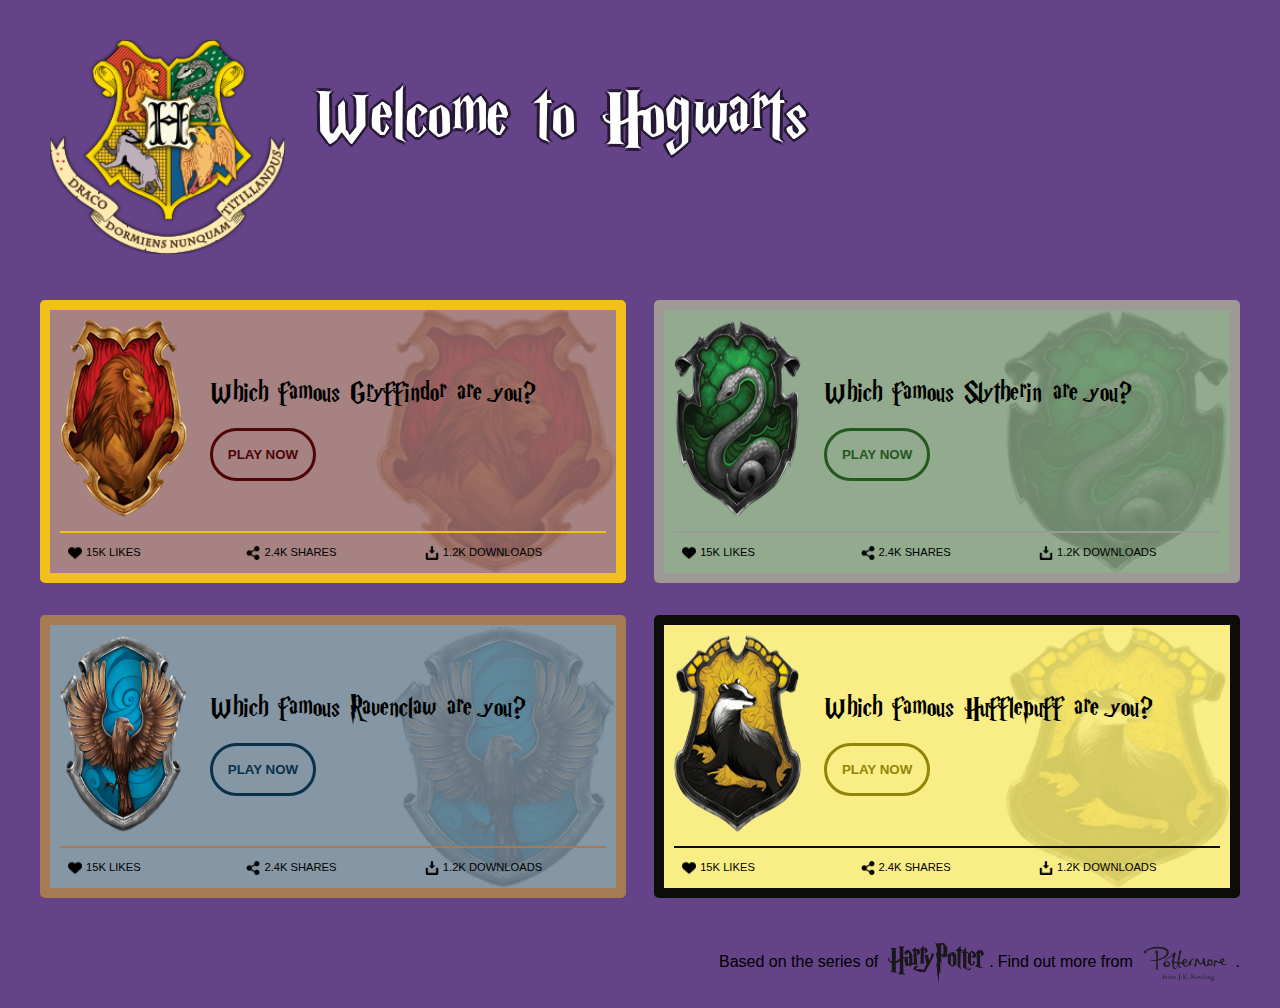
<file: index.html>
<!DOCTYPE html>
<html>
  <head>
    <link rel="stylesheet" href="fonts/stylesheet.css">
    <link rel="stylesheet" href="css/main.css">
    <meta charset="utf-8">
    <title>Hogwarts House Cards</title>
    <meta name="viewport" content="width=device-width, initial-scale=1">
  </head>
  <body>
    <div class="container">
      <div class="header">
        <a href="#">
          <div class="logo">
            <img src="img/hogwarts.png" alt="" />
          </div>
          <h1>Welcome to Hogwarts</h1>
        </a>
      </div>
      <div class="wrapper">
        <div class="card-wrapper">
          <div class="gryffindor card">
            <div class="trans-bg">
              <div class="card-main">
                <img src="img/gryffindor.png" class="crest"  alt="" />
                <div class="card-text">
                  <h1>Which famous Gryffindor are you?</h1>
                  <button type="button" name="button"><a href="#">PLAY NOW</a></button>
                </div>
              </div>
              <div class="card-footer">
                <div class="like">
                  <img src="img/like.png" alt="" />
                  <h4>15K LIKES</h4>
                </div>
                <div class="share">
                  <img src="img/share.png" alt="" />
                  <h4>2.4K SHARES</h4>
                </div>
                <div class="downloads">
                  <img src="img/download.png" alt="" />
                  <h4>1.2K DOWNLOADS</h4>
                </div>
              </div>
            </div>
          </div><!--End of gryffindor-->
          <div class="slytherin card">
            <div class="trans-bg">
              <div class="card-main">
                <img src="img/slytherin.png" class="crest"  alt="" />
                <div class="card-text">
                  <h1>Which famous Slytherin are you?</h1>
                  <button type="button" name="button"><a href="#">PLAY NOW</a></button>
                </div>
              </div>
              <div class="card-footer">
                <div class="like">
                  <img src="img/like.png" alt="" />
                  <h4>15K LIKES</h4>
                </div>
                <div class="share">
                  <img src="img/share.png" alt="" />
                  <h4>2.4K SHARES</h4>
                </div>
                <div class="downloads">
                  <img src="img/download.png" alt="" />
                  <h4>1.2K DOWNLOADS</h4>
                </div>
              </div>
            </div>
          </div><!--End of slytherin-->
        </div><!--End of card-wrapper-->
        <div class="card-wrapper">
          <div class="ravenclaw card">
            <div class="trans-bg">
              <div class="card-main">
                <img src="img/ravenclaw.png" class="crest" alt="" />
                <div class="card-text">
                  <h1>Which famous Ravenclaw are you?</h1>
                  <button type="button" name="button"><a href="#">PLAY NOW</a></button>
                </div>
              </div>
              <div class="card-footer">
                <div class="like">
                  <img src="img/like.png" alt="" />
                  <h4>15K LIKES</h4>
                </div>
                <div class="share">
                  <img src="img/share.png" alt="" />
                  <h4>2.4K SHARES</h4>
                </div>
                <div class="downloads">
                  <img src="img/download.png" alt="" />
                  <h4>1.2K DOWNLOADS</h4>
                </div>
              </div>
            </div>
          </div><!--End of ravenclaw-->
          <div class="hufflepuff card">
            <div class="trans-bg">
              <div class="card-main">
                <img src="img/hufflepuff.png" class="crest"  alt="" />
                <div class="card-text">
                  <h1>Which famous Hufflepuff are you?</h1>
                  <button type="button" name="button"><a href="#">PLAY NOW</a></button>
                </div>
              </div>
              <div class="card-footer">
                <div class="like">
                  <img src="img/like.png" alt="" />
                  <h4>15K LIKES</h4>
                </div>
                <div class="share">
                  <img src="img/share.png" alt="" />
                  <h4>2.4K SHARES</h4>
                </div>
                <div class="downloads">
                  <img src="img/download.png" alt="" />
                  <h4>1.2K DOWNLOADS</h4>
                </div>
              </div>
            </div>
          </div><!--End of hufflepuff-->
        </div><!--End of card-wrapper-->
      </div><!--End of wrapper-->
      <div class="container-footer">
        <h2>Based on the series of <a href="https://www.pottermore.com/"><img src="img/harry-potter.png" alt="" /></a>. </h2>
        <h2> Find out more from <a href="https://www.pottermore.com/"><img src="img/pottermore.png" alt="" /></a>.</h2>
      </div><!--End of container-footer-->
    </div><!--End of container-->
  </body>
</html>
</file>
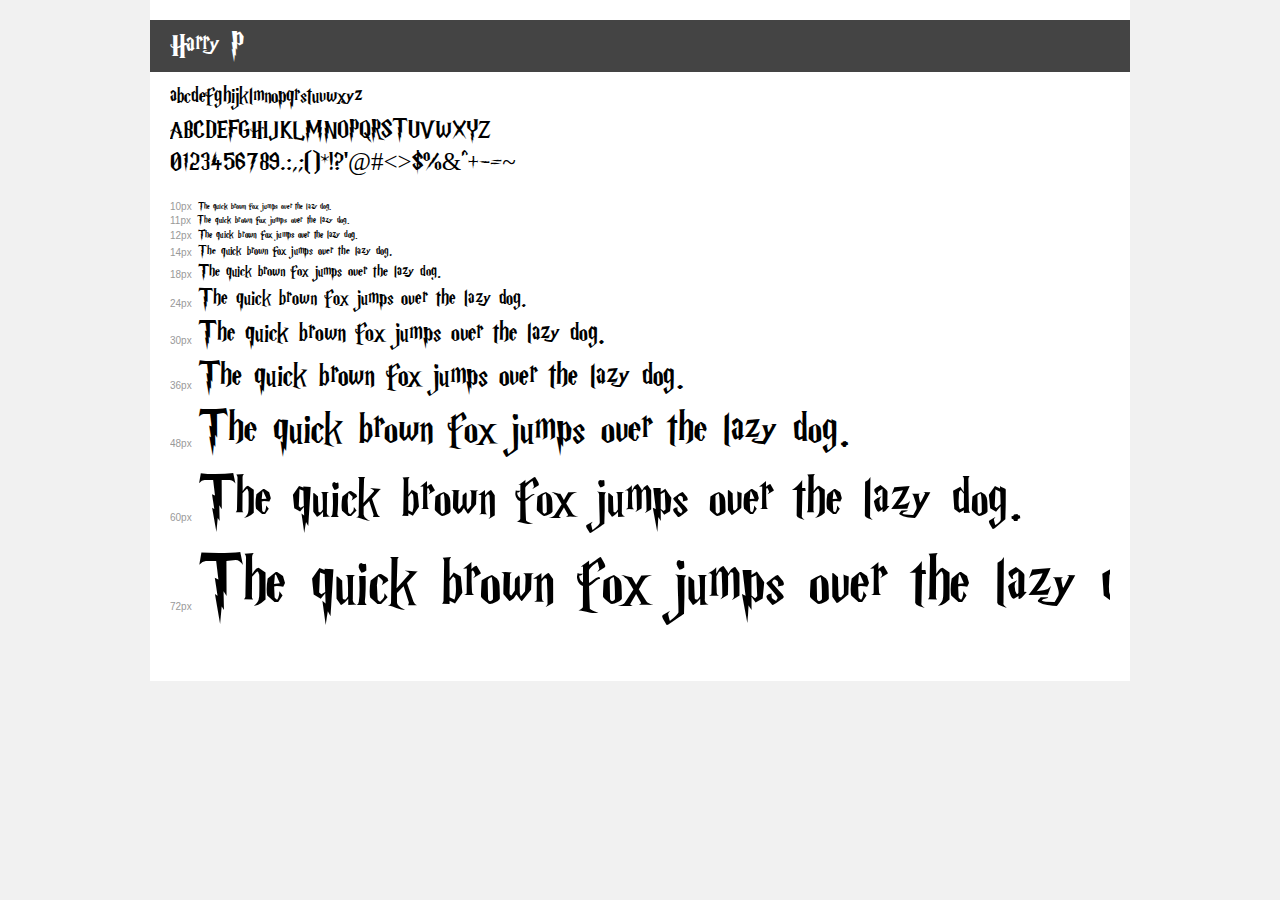
<file: fonts/demo.html>
<!DOCTYPE html>
<html>
<head>
	<meta charset="utf-8">
	<title>Transfonter demo</title>
	<link href="stylesheet.css" rel="stylesheet">
	<style>
		/*
		http://meyerweb.com/eric/tools/css/reset/
		v2.0 | 20110126
		License: none (public domain)
		*/
		html, body, div, span, applet, object, iframe,
		h1, h2, h3, h4, h5, h6, p, blockquote, pre,
		a, abbr, acronym, address, big, cite, code,
		del, dfn, em, img, ins, kbd, q, s, samp,
		small, strike, strong, sub, sup, tt, var,
		b, u, i, center,
		dl, dt, dd, ol, ul, li,
		fieldset, form, label, legend,
		table, caption, tbody, tfoot, thead, tr, th, td,
		article, aside, canvas, details, embed,
		figure, figcaption, footer, header, hgroup,
		menu, nav, output, ruby, section, summary,
		time, mark, audio, video {
			margin: 0;
			padding: 0;
			border: 0;
			font-size: 100%;
			font: inherit;
			vertical-align: baseline;
		}
		/* HTML5 display-role reset for older browsers */
		article, aside, details, figcaption, figure,
		footer, header, hgroup, menu, nav, section {
			display: block;
		}
		body {
			line-height: 1;
		}
		ol, ul {
			list-style: none;
		}
		blockquote, q {
			quotes: none;
		}
		blockquote:before, blockquote:after,
		q:before, q:after {
			content: '';
			content: none;
		}
		table {
			border-collapse: collapse;
			border-spacing: 0;
		}
		/* common styles */
		body {
			background: #f1f1f1;
			color: #000;
		}
		.page {
			background: #fff;
			width: 940px;
			margin: 0 auto;
			padding: 20px 20px 0 20px;
			overflow: hidden;
		}
		.font-container {
			overflow-x: auto;
			overflow-y: hidden;
			margin-bottom: 40px;
			line-height: 1.3;
			white-space: nowrap;
			padding-bottom: 5px;
		}
		h1 {
			position: relative;
			background: #444;
			font-size: 32px;
			color: #fff;
			padding: 10px 20px;
			margin: 0 -20px 10px -20px;
		}
		.letters {
			font-size: 25px;
			margin-bottom: 20px;
		}
		.s10:before {
			content: '10px';
		}
		.s11:before {
			content: '11px';
		}
		.s12:before {
			content: '12px';
		}
		.s14:before {
			content: '14px';
		}
		.s18:before {
			content: '18px';
		}
		.s24:before {
			content: '24px';
		}
		.s30:before {
			content: '30px';
		}
		.s36:before {
			content: '36px';
		}
		.s48:before {
			content: '48px';
		}
		.s60:before {
			content: '60px';
		}
		.s72:before {
			content: '72px';
		}
		.s10:before, .s11:before, .s12:before, .s14:before,
		.s18:before, .s24:before, .s30:before, .s36:before,
		.s48:before, .s60:before, .s72:before {
			font-family: Arial, sans-serif;
			font-size: 10px;
			font-weight: normal;
			font-style: normal;
			color: #999;
			padding-right: 6px;
		}
		/* fonts demo styles */
		.demo-0 {
			font-family: 'Harry P';
			font-weight: normal;
			font-style: normal;
		}
	</style>
</head>
<body>
<div class="page">
	<div class="demo-0">
		<h1>Harry P</h1>
		<div class="font-container">
			<p class="letters">
				abcdefghijklmnopqrstuvwxyz <br />
				ABCDEFGHIJKLMNOPQRSTUVWXYZ <br />				0123456789.:,;()*!?'@#<>$%&^+-=~
			</p>
			<p class="s10" style="font-size: 10px;">The quick brown fox jumps over the lazy dog.</p>
			<p class="s11" style="font-size: 11px;">The quick brown fox jumps over the lazy dog.</p>
			<p class="s12" style="font-size: 12px;">The quick brown fox jumps over the lazy dog.</p>
			<p class="s14" style="font-size: 14px;">The quick brown fox jumps over the lazy dog.</p>
			<p class="s18" style="font-size: 18px;">The quick brown fox jumps over the lazy dog.</p>
			<p class="s24" style="font-size: 24px;">The quick brown fox jumps over the lazy dog.</p>
			<p class="s30" style="font-size: 30px;">The quick brown fox jumps over the lazy dog.</p>
			<p class="s36" style="font-size: 36px;">The quick brown fox jumps over the lazy dog.</p>
			<p class="s48" style="font-size: 48px;">The quick brown fox jumps over the lazy dog.</p>
			<p class="s60" style="font-size: 60px;">The quick brown fox jumps over the lazy dog.</p>
			<p class="s72" style="font-size: 72px;">The quick brown fox jumps over the lazy dog.</p>
		</div>
	</div>
</div>
</body>
</html>
</file>
<file: fonts/stylesheet.css>
/* This stylesheet generated by Transfonter (http://transfonter.org) on December 9, 2016 5:40 AM */

@font-face {
	font-family: 'Harry P';
	src: url('HarryP.eot');
	src: url('HarryP.eot?#iefix') format('embedded-opentype'),
		url('HarryP.woff') format('woff'),
		url('HarryP.ttf') format('truetype');
	font-weight: normal;
	font-style: normal;
}
</file>
<file: css/main.css>
html {
  box-sizing: border-box; }

*, *::after, *::before {
  box-sizing: inherit; }

.card-footer {
  padding-left: 5px;
  padding-right: 5px; }

html, body, div, span, applet, object, iframe, h1, h2, h3, h4, h5, h6, p, blockquote, pre, a, abbr, acronym, address, big, cite, code, del, dfn, em, img, ins, kbd, q, s, samp, small, strike, strong, sub, sup, tt, var, b, u, i, center, dl, dt, dd, ol, ul, li, fieldset, form, label, legend, table, caption, tbody, tfoot, thead, tr, th, td, article, aside, canvas, details, embed, figure, figcaption, footer, header, hgroup, menu, nav, output, ruby, section, summary, time, mark, audio, video {
  margin: 0;
  padding: 0;
  border: 0;
  font-size: 100%;
  font: inherit;
  vertical-align: baseline; }

/* HTML5 display-role reset for older browsers */
article, aside, details, figcaption, figure, footer, header, hgroup, menu, nav, section {
  display: block; }

body {
  line-height: 1; }

ol, ul {
  list-style: none; }

blockquote, q {
  quotes: none; }

blockquote:before, blockquote:after {
  content: '';
  content: none; }

q:before, q:after {
  content: '';
  content: none; }

table {
  border-collapse: collapse;
  border-spacing: 0; }

h1 {
  font-family: 'Harry P';
  font-size: 2.5em; }
  @media (min-width: 650px) {
    h1 {
      font-size: 3.5em; } }
  @media (min-width: 800px) {
    h1 {
      font-size: 5em; } }

h2, h4 {
  font-family: arial; }

h2 {
  margin-top: -10px; }

h4 {
  font-size: .7em; }

.crest {
  width: 180px;
  height: 197px;
  position: relative;
  top: 20px;
  left: 50%;
  transform: translate(-50%, 0); }
  @media (min-width: 800px) {
    .crest {
      position: inherit;
      transform: translate(0, 0); } }
  @media (min-width: 1160px) {
    .crest {
      float: left;
      display: block;
      margin-right: 2.35765%;
      width: 23.23176%; }
      .crest:last-child {
        margin-right: 0; } }

.container-footer img {
  padding: 5px;
  height: 50px;
  vertical-align: middle; }

button, input[type="button"], input[type="reset"], input[type="submit"] {
  border-radius: 100px;
  box-shadow: none;
  background-color: transparent;
  width: 8em;
  height: 4em;
  font-weight: bold;
  margin-top: 10px; }
  .gryffindor button, .gryffindor input[type="button"], .gryffindor input[type="reset"], .gryffindor input[type="submit"] {
    border: 3px solid #4d0506; }
    .gryffindor button a, .gryffindor input[type="button"] a, .gryffindor input[type="reset"] a, .gryffindor input[type="submit"] a {
      color: #4d0506;
      text-decoration: none; }
  .slytherin button, .slytherin input[type="button"], .slytherin input[type="reset"], .slytherin input[type="submit"] {
    border: 3px solid #25581f; }
    .slytherin button a, .slytherin input[type="button"] a, .slytherin input[type="reset"] a, .slytherin input[type="submit"] a {
      color: #25581f;
      text-decoration: none; }
  .ravenclaw button, .ravenclaw input[type="button"], .ravenclaw input[type="reset"], .ravenclaw input[type="submit"] {
    border: 3px solid #0b304a; }
    .ravenclaw button a, .ravenclaw input[type="button"] a, .ravenclaw input[type="reset"] a, .ravenclaw input[type="submit"] a {
      color: #0b304a;
      text-decoration: none; }
  .hufflepuff button, .hufflepuff input[type="button"], .hufflepuff input[type="reset"], .hufflepuff input[type="submit"] {
    border: 3px solid #918507; }
    .hufflepuff button a, .hufflepuff input[type="button"] a, .hufflepuff input[type="reset"] a, .hufflepuff input[type="submit"] a {
      color: #918507;
      text-decoration: none; }

.gryffindor button:focus, .gryffindor input[type="button"]:focus, .gryffindor input[type="reset"]:focus, .gryffindor input[type="submit"]:focus, .gryffindor
button:hover, .gryffindor input[type="button"]:hover, .gryffindor input[type="reset"]:hover, .gryffindor input[type="submit"]:hover {
  background: #ad0b0d;
  color: #fbbcbd; }
.slytherin button:focus, .slytherin input[type="button"]:focus, .slytherin input[type="reset"]:focus, .slytherin input[type="submit"]:focus, .slytherin
button:hover, .slytherin input[type="button"]:hover, .slytherin input[type="reset"]:hover, .slytherin input[type="submit"]:hover {
  background: #45a33a;
  color: #c4e9c0; }
.ravenclaw button:focus, .ravenclaw input[type="button"]:focus, .ravenclaw input[type="reset"]:focus, .ravenclaw input[type="submit"]:focus, .ravenclaw
button:hover, .ravenclaw input[type="button"]:hover, .ravenclaw input[type="reset"]:hover, .ravenclaw input[type="submit"]:hover {
  background: #186aa3;
  color: #c4e1f6; }
.hufflepuff button:focus, .hufflepuff input[type="button"]:focus, .hufflepuff input[type="reset"]:focus, .hufflepuff input[type="submit"]:focus, .hufflepuff
button:hover, .hufflepuff input[type="button"]:hover, .hufflepuff input[type="reset"]:hover, .hufflepuff input[type="submit"]:hover {
  background: #c2b109;
  color: #fdf8cd; }

body {
  background: #644388; }

.container {
  max-width: 1200px;
  margin-left: auto;
  margin-right: auto;
  padding-top: 40px;
  padding-bottom: 10px; }
  .container::after {
    clear: both;
    content: "";
    display: block; }
  .container::after {
    clear: both;
    content: "";
    display: block; }

.card-wrapper {
  display: block; }
  .card-wrapper::after {
    clear: both;
    content: "";
    display: block; }
  .card-wrapper::after {
    clear: both;
    content: "";
    display: block; }
  @media screen and (min-width: 600px) {
    .card-wrapper:first-of-type {
      margin-bottom: 2em; } }

.card-main {
  display: block; }
  .card-main::after {
    clear: both;
    content: "";
    display: block; }
  .card-main::after {
    clear: both;
    content: "";
    display: block; }

.container-footer {
  height: 50px;
  margin-top: 50px;
  float: right; }
  .container-footer::after {
    clear: both;
    content: "";
    display: block; }
  .container-footer * {
    display: inline-block; }

.card-footer {
  height: 20px;
  display: block; }
  .card-footer::after {
    clear: both;
    content: "";
    display: block; }
  .card-footer::after {
    clear: both;
    content: "";
    display: block; }
  .gryffindor .card-footer {
    border-top: 2px solid #f3bf1b;
    color: black; }
    .gryffindor .card-footer a {
      color: #f3bf1b;
      text-decoration: none; }
  .slytherin .card-footer {
    border-top: 2px solid #9e9996;
    color: black; }
    .slytherin .card-footer a {
      color: #9e9996;
      text-decoration: none; }
  .ravenclaw .card-footer {
    border-top: 2px solid #a67a53;
    color: black; }
    .ravenclaw .card-footer a {
      color: #a67a53;
      text-decoration: none; }
  .hufflepuff .card-footer {
    border-top: 2px solid #0c0d08;
    color: black; }
    .hufflepuff .card-footer a {
      color: #0c0d08;
      text-decoration: none; }

.like, .share, .downloads {
  float: left;
  display: block;
  margin-right: 2.35765%;
  width: 33.29693%;
  margin-right: 0;
  height: 20px;
  margin: 10px 0 0 0;
  padding: 3px; }
  .like:last-child, .share:last-child, .downloads:last-child {
    margin-right: 0; }
  .like img, .share img, .downloads img {
    height: 100%;
    cursor: pointer; }
    .like img:hover, .share img:hover, .downloads img:hover {
      filter: invert(100%); }
  .like h4, .share h4, .downloads h4 {
    display: inline-block;
    position: relative;
    bottom: 4px; }
  @media screen and (min-width: 600px) and (max-width: 900px) {
    .like, .share, .downloads {
      float: left;
      display: block;
      margin-right: 2.35765%;
      width: 100%; }
      .like:last-child, .share:last-child, .downloads:last-child {
        margin-right: 0; } }
  @media screen and (max-width: 420px) {
    .like, .share, .downloads {
      float: left;
      display: block;
      margin-right: 2.35765%;
      width: 100%; }
      .like:last-child, .share:last-child, .downloads:last-child {
        margin-right: 0; } }

.header {
  padding-left: 10px;
  padding-bottom: 40px;
  display: inline-block; }
  .header::after {
    clear: both;
    content: "";
    display: block; }
  .header .logo {
    float: left;
    width: 80px; }
    @media (min-width: 650px) {
      .header .logo {
        width: 160px; } }
    @media (min-width: 800px) {
      .header .logo {
        width: 235px; } }
    .header .logo img {
      width: 100%; }
  .header h1 {
    float: left;
    padding: 20px 30px;
    color: white;
    text-shadow: -3px 0 #251933, 0 3px #251933, 3px 0 #251933, 0 -3px #251933; }
    @media (min-width: 650px) {
      .header h1 {
        padding: 30px 30px; } }
    @media (min-width: 800px) {
      .header h1 {
        padding: 40px 30px; } }

.card {
  background: white; }
  .card::after {
    clear: both;
    content: "";
    display: block; }
  @media (min-width: 650px) {
    .card {
      float: left;
      display: block;
      margin-right: 2.35765%;
      width: 48.82117%; }
      .card:last-child {
        margin-right: 0; } }

.gryffindor {
  border-radius: 5px;
  border: 10px solid #f3bf1b;
  position: relative; }
  .gryffindor:after {
    width: 100%;
    height: 100%;
    content: "";
    background: url(../img/gryffindor.png);
    background-position: right;
    background-repeat: no-repeat;
    background-size: contain;
    opacity: 0.3;
    top: 0;
    left: 0;
    right: 0;
    bottom: 0;
    position: absolute;
    z-index: 1;
    transition: opacity .5s; }
    @media screen and (max-width: 650px) {
      .gryffindor:after {
        background-position: center; } }
  .gryffindor .trans-bg {
    position: relative;
    z-index: 2;
    padding: 10px;
    width: 100%;
    height: 100%;
    background: rgba(77, 5, 6, 0.5);
    transition: background .5s; }
    .gryffindor .trans-bg::after {
      clear: both;
      content: "";
      display: block; }
  .gryffindor:hover:after {
    opacity: 0; }
  .gryffindor:hover .trans-bg {
    background: rgba(77, 5, 6, 0.7); }

.slytherin {
  border-radius: 5px;
  border: 10px solid #9e9996;
  position: relative; }
  .slytherin:after {
    width: 100%;
    height: 100%;
    content: "";
    background: url(../img/slytherin.png);
    background-position: right;
    background-repeat: no-repeat;
    background-size: contain;
    opacity: 0.3;
    top: 0;
    left: 0;
    right: 0;
    bottom: 0;
    position: absolute;
    z-index: 1;
    transition: opacity .5s; }
    @media screen and (max-width: 650px) {
      .slytherin:after {
        background-position: center; } }
  .slytherin .trans-bg {
    position: relative;
    z-index: 2;
    padding: 10px;
    width: 100%;
    height: 100%;
    background: rgba(37, 88, 31, 0.5);
    transition: background .5s; }
    .slytherin .trans-bg::after {
      clear: both;
      content: "";
      display: block; }
  .slytherin:hover:after {
    opacity: 0; }
  .slytherin:hover .trans-bg {
    background: rgba(37, 88, 31, 0.7); }

.ravenclaw {
  border-radius: 5px;
  border: 10px solid #a67a53;
  position: relative; }
  .ravenclaw:after {
    width: 100%;
    height: 100%;
    content: "";
    background: url(../img/ravenclaw.png);
    background-position: right;
    background-repeat: no-repeat;
    background-size: contain;
    opacity: 0.3;
    top: 0;
    left: 0;
    right: 0;
    bottom: 0;
    position: absolute;
    z-index: 1;
    transition: opacity .5s; }
    @media screen and (max-width: 650px) {
      .ravenclaw:after {
        background-position: center; } }
  .ravenclaw .trans-bg {
    position: relative;
    z-index: 2;
    padding: 10px;
    width: 100%;
    height: 100%;
    background: rgba(11, 48, 74, 0.5);
    transition: background .5s; }
    .ravenclaw .trans-bg::after {
      clear: both;
      content: "";
      display: block; }
  .ravenclaw:hover:after {
    opacity: 0; }
  .ravenclaw:hover .trans-bg {
    background: rgba(11, 48, 74, 0.7); }

.hufflepuff {
  border-radius: 5px;
  border: 10px solid #0c0d08;
  position: relative; }
  .hufflepuff:after {
    width: 100%;
    height: 100%;
    content: "";
    background: url(../img/hufflepuff.png);
    background-position: right;
    background-repeat: no-repeat;
    background-size: contain;
    opacity: 0.3;
    top: 0;
    left: 0;
    right: 0;
    bottom: 0;
    position: absolute;
    z-index: 1;
    transition: opacity .5s; }
    @media screen and (max-width: 650px) {
      .hufflepuff:after {
        background-position: center; } }
  .hufflepuff .trans-bg {
    position: relative;
    z-index: 2;
    padding: 10px;
    width: 100%;
    height: 100%;
    background: rgba(243, 222, 11, 0.5);
    transition: background .5s; }
    .hufflepuff .trans-bg::after {
      clear: both;
      content: "";
      display: block; }
  .hufflepuff:hover:after {
    opacity: 0; }
  .hufflepuff:hover .trans-bg {
    background: rgba(243, 222, 11, 0.7); }

.card-text {
  line-height: 3em;
  margin: 50px 10px; }
  .card-text::after {
    clear: both;
    content: "";
    display: block; }
  .card-text h1 {
    font-size: 1.5em; }
    @media screen and (min-width: 800px) {
      .card-text h1 {
        font-size: 2em; } }
    @media screen and (min-width: 1000px) and (max-width: 1200px) {
      .card-text h1 {
        font-size: 1.9em; } }
    @media screen and (min-width: 1200px) {
      .card-text h1 {
        font-size: 2em; } }
  @media screen and (min-width: 1160px) {
    .card-text {
      float: left;
      display: block;
      margin-right: 2.35765%;
      width: 61.61588%;
      margin-right: 0; }
      .card-text:last-child {
        margin-right: 0; } }

/*# sourceMappingURL=main.css.map */
</file>
